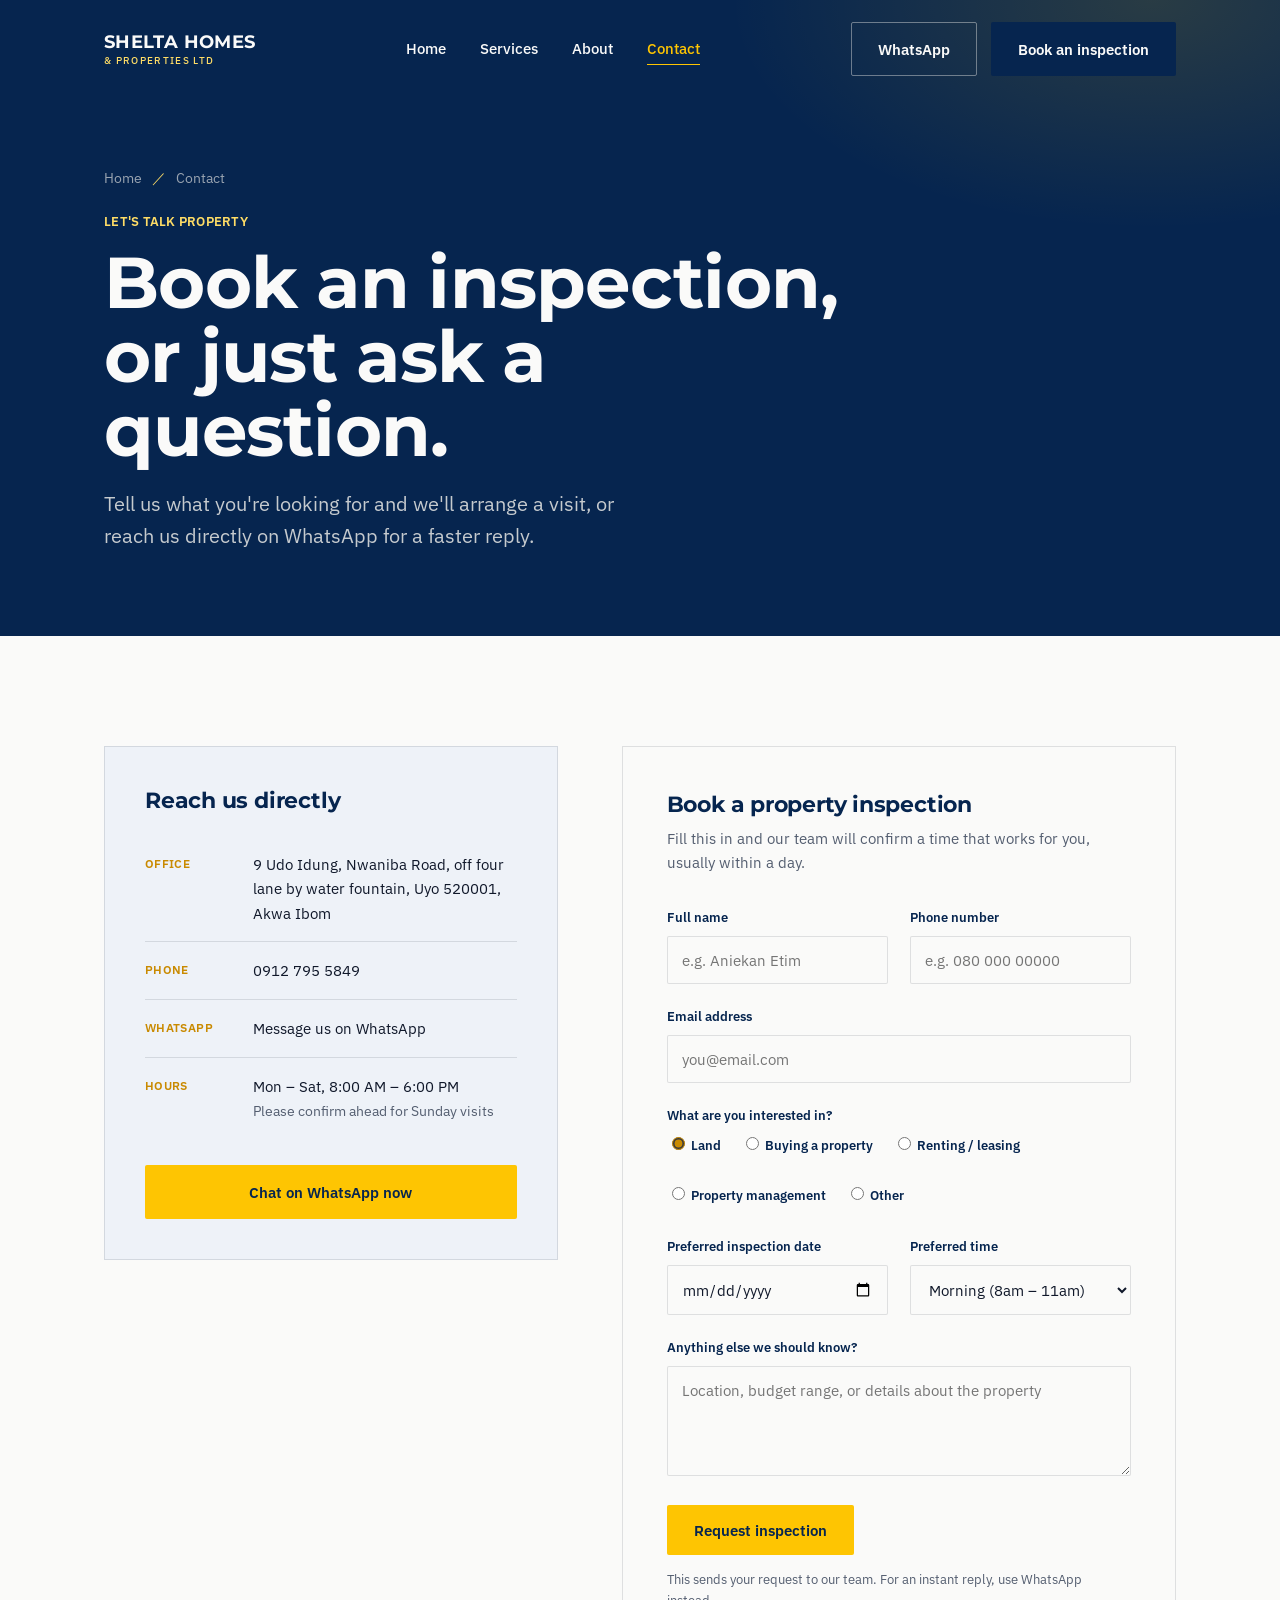
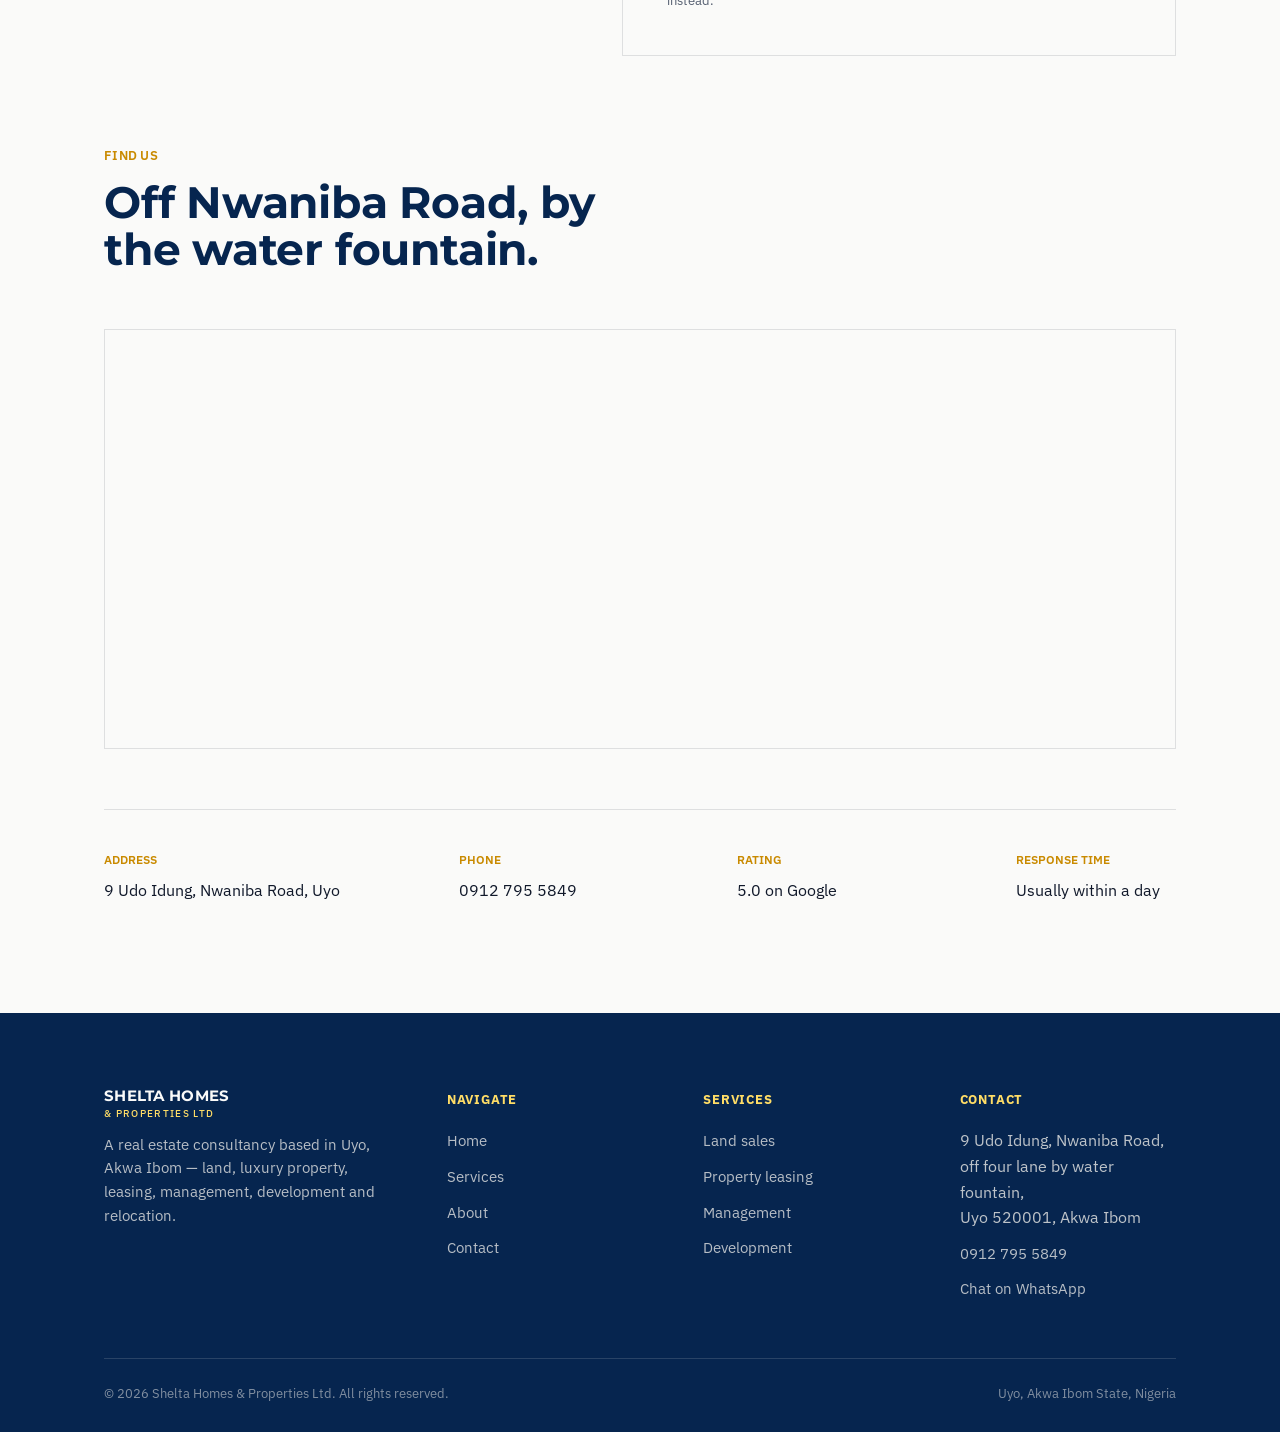
<file: contact.html>
<!DOCTYPE html>
<html lang="en">
<head>
<meta charset="UTF-8">
<meta name="viewport" content="width=device-width, initial-scale=1.0">
<title>Contact & Book an Inspection — Shelta Homes & Properties Ltd</title>
<meta name="description" content="Book a property inspection or reach Shelta Homes & Properties Ltd at 9 Udo Idung, Nwaniba Road, Uyo, Akwa Ibom.">
<link rel="stylesheet" href="style.css">
</head>
<body>

<header class="site-header">
  <div class="wrap">
    <a href="index.html" class="logo">Shelta Homes<small>&amp; PROPERTIES LTD</small></a>
    <nav class="nav-links" id="navLinks">
      <a href="index.html">Home</a>
      <a href="index.html#services">Services</a>
      <a href="about.html">About</a>
      <a href="contact.html" aria-current="page">Contact</a>
    </nav>
    <div class="nav-cta">
      <a class="btn btn-line" href="https://wa.me/2349127955849?text=Hello%20Shelta%20Homes%20and%20Properties.%20I%27m%20interested%20in%20your%20services" target="_blank" rel="noopener">WhatsApp</a>
      <a class="btn btn-dark" href="contact.html">Book an inspection</a>
      <button class="nav-toggle" id="navToggle" aria-label="Toggle menu" aria-expanded="false">
        <span></span><span></span><span></span>
      </button>
    </div>
  </div>
</header>

<section class="page-hero">
  <div class="wrap">
    <div class="crumb">Home <span>／</span> Contact</div>
    <p class="eyebrow" style="margin-top:22px;color:var(--gold-soft)">LET'S TALK PROPERTY</p>
    <h1>Book an inspection, or just ask a question.</h1>
    <p class="lede">Tell us what you're looking for and we'll arrange a visit, or reach us directly on WhatsApp for a faster reply.</p>
  </div>
</section>

<section>
  <div class="wrap">
    <div class="contact-grid">

      <div class="contact-info-card observe">
        <h3>Reach us directly</h3>
        <div class="info-row">
          <span class="label">OFFICE</span>
          <span class="value">9 Udo Idung, Nwaniba Road, off four lane by water fountain, Uyo 520001, Akwa Ibom</span>
        </div>
        <div class="info-row">
          <span class="label">PHONE</span>
          <span class="value"><a href="tel:+2349127955849">0912 795 5849</a></span>
        </div>
        <div class="info-row">
          <span class="label">WHATSAPP</span>
          <span class="value"><a href="https://wa.me/2349127955849?text=Hello%20Shelta%20Homes%20and%20Properties.%20I%27m%20interested%20in%20your%20services" target="_blank" rel="noopener">Message us on WhatsApp</a></span>
        </div>
        <div class="info-row">
          <span class="label">HOURS</span>
          <span class="value">Mon – Sat, 8:00 AM – 6:00 PM<br><span style="color:var(--ink-soft); font-size:0.85rem;">Please confirm ahead for Sunday visits</span></span>
        </div>
        <a class="btn btn-primary wa-btn" href="https://wa.me/2349127955849?text=Hello%20Shelta%20Homes%20and%20Properties.%20I%27m%20interested%20in%20your%20services" target="_blank" rel="noopener">Chat on WhatsApp now</a>
      </div>

      <div class="form-card observe">
        <h3>Book a property inspection</h3>
        <p>Fill this in and our team will confirm a time that works for you, usually within a day.</p>

        <form id="inspection-form">
          <div class="field-row">
            <div class="field">
              <label for="name">Full name</label>
              <input type="text" id="name" name="name" placeholder="e.g. Aniekan Etim" required>
            </div>
            <div class="field">
              <label for="phone">Phone number</label>
              <input type="tel" id="phone" name="phone" placeholder="e.g. 080 000 00000" required>
            </div>
          </div>

          <div class="field">
            <label for="email">Email address</label>
            <input type="email" id="email" name="email" placeholder="you@email.com">
          </div>

          <div class="field">
            <label>What are you interested in?</label>
            <div class="radio-group">
              <label class="radio-option"><input type="radio" name="interest" value="Land" checked> Land</label>
              <label class="radio-option"><input type="radio" name="interest" value="Buying a property"> Buying a property</label>
              <label class="radio-option"><input type="radio" name="interest" value="Renting or leasing"> Renting / leasing</label>
              <label class="radio-option"><input type="radio" name="interest" value="Property management"> Property management</label>
              <label class="radio-option"><input type="radio" name="interest" value="Other"> Other</label>
            </div>
          </div>

          <div class="field-row">
            <div class="field">
              <label for="date">Preferred inspection date</label>
              <input type="date" id="date" name="date">
            </div>
            <div class="field">
              <label for="time">Preferred time</label>
              <select id="time" name="time">
                <option>Morning (8am – 11am)</option>
                <option>Midday (11am – 2pm)</option>
                <option>Afternoon (2pm – 5pm)</option>
              </select>
            </div>
          </div>

          <div class="field">
            <label for="message">Anything else we should know?</label>
            <textarea id="message" name="message" placeholder="Location, budget range, or details about the property"></textarea>
          </div>

          <button type="submit" class="btn btn-primary">Request inspection</button>
          <p class="form-note">This sends your request to our team. For an instant reply, use WhatsApp instead.</p>
        </form>

        <div class="form-success" id="form-success">
          <div class="mark-circle">✓</div>
          <h3>Thank you, <span id="success-name">there</span>.</h3>
          <p style="color:var(--ink-soft); margin-top:10px;">Your inspection request has been noted. Our team will call or WhatsApp you shortly to confirm a time.</p>
          <a class="btn btn-ghost mt-lg" id="form-reset" href="#" style="display:inline-flex;">Submit another request</a>
        </div>
      </div>

    </div>

    <div class="map-wrap observe">
      <div class="section-head">
        <div>
          <p class="eyebrow">FIND US</p>
          <h2>Off Nwaniba Road, by the water fountain.</h2>
        </div>
      </div>
      <div class="map-frame">
        <iframe
          src="https://www.google.com/maps?q=9+Udo+Idung,+Nwaniba+Road,+Uyo,+Akwa+Ibom&output=embed"
          allowfullscreen loading="lazy" referrerpolicy="no-referrer-when-downgrade"
          title="Map to Shelta Homes & Properties Ltd, Uyo">
        </iframe>
      </div>
    </div>

    <div class="hours-strip observe">
      <div><div class="label">ADDRESS</div><div class="value">9 Udo Idung, Nwaniba Road, Uyo</div></div>
      <div><div class="label">PHONE</div><div class="value">0912 795 5849</div></div>
      <div><div class="label">RATING</div><div class="value">5.0 on Google</div></div>
      <div><div class="label">RESPONSE TIME</div><div class="value">Usually within a day</div></div>
    </div>
  </div>
</section>

<footer>
  <div class="wrap">
    <div class="footer-grid">
      <div class="footer-brand">
        <a href="index.html" class="logo">Shelta Homes<small>&amp; PROPERTIES LTD</small></a>
        <p>A real estate consultancy based in Uyo, Akwa Ibom — land, luxury property, leasing, management, development and relocation.</p>
      </div>
      <div>
        <h4>NAVIGATE</h4>
        <ul>
          <li><a href="index.html">Home</a></li>
          <li><a href="index.html#services">Services</a></li>
          <li><a href="about.html">About</a></li>
          <li><a href="contact.html">Contact</a></li>
        </ul>
      </div>
      <div>
        <h4>SERVICES</h4>
        <ul>
          <li><a href="index.html#services">Land sales</a></li>
          <li><a href="index.html#services">Property leasing</a></li>
          <li><a href="index.html#services">Management</a></li>
          <li><a href="index.html#services">Development</a></li>
        </ul>
      </div>
      <div>
        <h4>CONTACT</h4>
        <ul>
          <li>9 Udo Idung, Nwaniba Road,<br>off four lane by water fountain,<br>Uyo 520001, Akwa Ibom</li>
          <li><a href="tel:+2349127955849">0912 795 5849</a></li>
          <li><a href="https://wa.me/2349127955849" target="_blank" rel="noopener">Chat on WhatsApp</a></li>
        </ul>
      </div>
    </div>
    <div class="footer-bottom">
      <span>© 2026 Shelta Homes &amp; Properties Ltd. All rights reserved.</span>
      <span>Uyo, Akwa Ibom State, Nigeria</span>
    </div>
  </div>
</footer>

<script src="script.js"></script>
</body>
</html>
</file>
<file: style.css>
/* ==========================================================================
   Shelta Homes & Properties Ltd — shared stylesheet
   Design tokens
   ========================================================================== */

@import url('https://fonts.googleapis.com/css2?family=Montserrat:wght@500;600;700;800&family=IBM+Plex+Sans:wght@400;500;600;700&display=swap');

:root{
  /* colour — matched to the Shelta Homes & Properties logo (royal blue + gold-yellow) */
  --forest: #0B57C4;        /* brighter brand blue — hovers / secondary dark */
  --forest-deep: #06254F;   /* deep navy — headings, dark section backgrounds */
  --gold: #FEC502;          /* logo yellow — buttons, bright accents */
  --gold-soft: #FFDD66;     /* soft yellow — accent text on dark navy */
  --clay: #C98A00;          /* deep gold — secondary accent, larger blocks */
  --sand: #EEF2F8;          /* cool light blue-grey — alt section backgrounds */
  --paper: #FAFAF9;         /* near-white base background */
  --ink: #10182A;           /* dark navy-black text */
  --ink-soft: #545E70;      /* cool grey-blue secondary text */
  --line: rgba(16,24,42,0.12);
  --line-gold: rgba(254,197,2,0.55);

  /* type */
  --display: 'Montserrat', sans-serif;
  --body: 'IBM Plex Sans', sans-serif;

  /* layout */
  --max: 1200px;
  --gutter: clamp(20px, 5vw, 64px);
  --radius: 2px;

  /* motion */
  --ease: cubic-bezier(.22,.61,.36,1);
}

*, *::before, *::after{ box-sizing: border-box; }
html{ scroll-behavior: smooth; }
html, body{ overflow-x: hidden; max-width: 100%; }
@media (prefers-reduced-motion: reduce){
  html{ scroll-behavior: auto; }
  *, *::before, *::after{ animation-duration: 0.001ms !important; animation-iteration-count: 1 !important; transition-duration: 0.001ms !important; }
}

body{
  margin:0;
  background: var(--paper);
  color: var(--ink);
  font-family: var(--body);
  font-size: 16px;
  line-height: 1.6;
  -webkit-font-smoothing: antialiased;
}

img{ max-width:100%; display:block; }
a{ color: inherit; text-decoration:none; }
ul{ margin:0; padding:0; list-style:none; }
h1,h2,h3,h4{ margin:0; font-family: var(--display); font-weight:700; letter-spacing: -0.01em; color: var(--forest-deep); }
p{ margin:0; }

.wrap{
  max-width: var(--max);
  margin: 0 auto;
  padding-left: var(--gutter);
  padding-right: var(--gutter);
}

:focus-visible{
  outline: 2px solid var(--gold);
  outline-offset: 3px;
}

/* ---------- type scale ---------- */
.eyebrow{
  font-family: var(--body);
  font-size: 0.8rem;
  color: var(--clay);
  font-weight: 600;
  letter-spacing: 0.02em;
}
h1{ font-size: clamp(2.6rem, 5.6vw, 4.6rem); line-height: 1.03; letter-spacing: -0.01em; }
h2{ font-size: clamp(1.9rem, 3.4vw, 2.9rem); line-height: 1.08; letter-spacing: -0.005em; }
h3{ font-size: 1.35rem; line-height: 1.25; }
.lede{ font-size: clamp(1.05rem, 1.6vw, 1.25rem); color: var(--ink-soft); max-width: 46ch; }

/* ==========================================================================
   Survey-mark motif — corner pegs used around framed images
   ========================================================================== */
.peg-frame{ position:relative; }
.peg-frame svg.pegs{
  position:absolute; inset:0; width:100%; height:100%;
  pointer-events:none; overflow:visible;
}
.peg-frame svg.pegs path{
  fill:none; stroke: var(--gold); stroke-width: 2;
  stroke-dasharray: 60; stroke-dashoffset: 60;
  transition: stroke-dashoffset 1.1s var(--ease);
}
.peg-frame.in-view svg.pegs path{ stroke-dashoffset: 0; }

/* ==========================================================================
   Buttons
   ========================================================================== */
.btn{
  display:inline-flex; align-items:center; gap:10px;
  font-family: var(--body); font-weight:600; font-size: 0.95rem;
  padding: 14px 26px;
  border-radius: var(--radius);
  border: 1px solid transparent;
  cursor:pointer;
  transition: transform .35s var(--ease), background .3s ease, color .3s ease, border-color .3s ease;
  white-space: nowrap;
}
.btn:hover{ transform: translateY(-2px); }
.btn-primary{ background: var(--gold); color: var(--forest-deep); }
.btn-primary:hover{ background: var(--gold-soft); }
.btn-line{ background: transparent; color: var(--paper); border-color: rgba(251,248,242,0.4); }
.btn-line:hover{ border-color: var(--paper); }
.btn-dark{ background: var(--forest-deep); color: var(--paper); }
.btn-dark:hover{ background: var(--forest); }
.btn-ghost{ background: transparent; color: var(--forest-deep); border-color: var(--line); }
.btn-ghost:hover{ border-color: var(--forest-deep); }

@media (max-width: 480px){
  .btn{ white-space: normal; text-align:center; padding: 13px 20px; font-size: 0.9rem; }
}

/* ==========================================================================
   Nav
   ========================================================================== */
.site-header{
  position: fixed; top:0; left:0; right:0; z-index: 100;
  padding: 22px 0;
  transition: padding .4s var(--ease), background .4s ease, box-shadow .4s ease;
}
.site-header .wrap{ display:flex; align-items:center; justify-content:space-between; gap: 24px; }
.site-header.scrolled{
  padding: 12px 0;
  background: rgba(250,250,249,0.92);
  backdrop-filter: blur(10px);
  box-shadow: 0 1px 0 var(--line);
}
.logo{
  font-family: var(--display); font-size: 1.15rem; font-weight:700; text-transform: uppercase;
  color: var(--paper); display:flex; flex-direction:column; line-height:1.05;
  letter-spacing: 0.02em;
}
.logo small{ font-family: var(--body); font-weight:500; font-size: 0.6rem; letter-spacing: 0.14em; color: var(--gold-soft); margin-top:4px; }
.site-header.scrolled .logo{ color: var(--forest-deep); }
.site-header.scrolled .logo small{ color: var(--clay); }

.nav-links{ display:flex; gap: 34px; align-items:center;position:relative;z-index:150; }
.nav-links a{
  font-size: 0.92rem; font-weight:500; color: var(--paper);
  position: relative; padding: 4px 0;
}
.nav-links a::after{
  content:''; position:absolute; left:0; right:100%; bottom:0; height:1px;
  background: var(--gold); transition: right .35s var(--ease);
}
.nav-links a:hover::after, .nav-links a[aria-current="page"]::after{ right:0; }
.site-header.scrolled .nav-links a{ color: var(--ink); }
.nav-links a[aria-current="page"]{ color: var(--gold); }
.site-header.scrolled .nav-links a[aria-current="page"]{ color: var(--clay); }

.nav-cta{ display:flex; align-items:center; gap:14px; }
.nav-toggle{ display:none; }

@media (max-width: 880px){
  .nav-links{
    position: fixed; inset: 0 0 0 auto; width: min(78vw, 340px);
    background: var(--forest-deep); flex-direction:column; align-items:flex-start;
    padding: 100px 32px 40px; gap: 26px;
    transform: translateX(100%); transition: transform .5s var(--ease);
  }
  .nav-links.open{ transform: translateX(0);z-index:180 }
  .nav-links a{ color: var(--paper); font-size: 1.1rem; }
  .nav-toggle{
    display:flex; flex-direction:column; gap:5px; background:none; border:none; cursor:pointer;
    padding: 8px; z-index: 200;
  }
  .nav-toggle span{ width:22px; height:2px; background: var(--paper); transition: all .3s ease; }
  .site-header.scrolled .nav-toggle span{ background: var(--forest-deep); }
  .nav-toggle.open span:nth-child(1){ transform: translateY(7px) rotate(45deg); }
  .nav-toggle.open span:nth-child(2){ opacity:0; }
  .nav-toggle.open span:nth-child(3){ transform: translateY(-7px) rotate(-45deg); }
  .nav-cta .btn-line, .nav-cta .btn-dark{ display:none; }
}

@media (max-width: 480px){
  .site-header{ padding: 16px 0; }
  .site-header.scrolled{ padding: 10px 0; }
  .logo{ font-size: 0.98rem; }
  .nav-links{ width: 82vw; padding: 90px 24px 32px; }
}

/* ==========================================================================
   Hero
   ========================================================================== */
.hero{
  position: relative; background: var(--forest-deep); color: var(--paper);
  padding: 168px 0 96px; overflow:hidden;
}
.hero::before{
  content:''; position:absolute; inset:0;
  background:
    radial-gradient(60% 50% at 85% 10%, rgba(254,197,2,0.14), transparent 60%),
    radial-gradient(40% 40% at 0% 100%, rgba(11,87,196,0.30), transparent 60%);
  pointer-events:none;
}
.hero .wrap{
  position:relative; display:grid; grid-template-columns: 1.05fr 0.95fr; gap: 56px; align-items:center;
}
.hero-copy .eyebrow{ color: var(--gold-soft); }
.hero-copy h1{ color: var(--paper); margin-top: 18px; }
.hero-copy h1 em{ font-style:normal; font-weight:800; color: var(--gold-soft); }
.hero-copy .lede{ color: rgba(251,248,242,0.78); margin-top: 22px; }
.hero-actions{ display:flex; gap:16px; margin-top: 38px; flex-wrap:wrap; }
.hero-stats{ display:flex; gap: 40px; margin-top: 56px; flex-wrap:wrap; }
.hero-stats div strong{ display:block; font-family: var(--display); font-size: 1.6rem; color: var(--gold-soft); }
.hero-stats div span{ font-size: 0.82rem; color: rgba(251,248,242,0.65); }

.hero-media{ position:relative; }
.hero-media .frame{
  position:relative; border-radius: var(--radius); overflow:hidden;
  aspect-ratio: 4/5;
}
.hero-media .frame img{ width:100%; height:100%; object-fit:cover; filter: saturate(105%) contrast(1.02) brightness(0.97); }
.hero-media .frame::after{
  content:''; position:absolute; inset:0;
  background: linear-gradient(180deg, rgba(6,37,79,0.08), rgba(6,37,79,0.55));
  mix-blend-mode: multiply;
}
.hero-media .badge{
  position:absolute; left: -18px; bottom: -18px; background: var(--paper); color: var(--ink);
  padding: 18px 22px; max-width: 220px; box-shadow: 0 18px 40px rgba(0,0,0,0.28);
  animation: floatUp 6s ease-in-out infinite;
}
.hero-media .badge strong{ display:block; font-family: var(--display); color: var(--forest-deep); font-size:1.05rem; }
.hero-media .badge span{ font-size: 0.78rem; color: var(--ink-soft); }
@keyframes floatUp{ 0%,100%{ transform: translateY(0);} 50%{ transform: translateY(-8px);} }

@media (max-width: 940px){
  .hero .wrap{ grid-template-columns: 1fr; }
  .hero-media{ order:-1; }
  .hero-media .frame{ aspect-ratio: 16/11; }
}

@media (max-width: 600px){
  .hero{ padding: 128px 0 64px; }
  .hero-stats{ gap: 24px 32px; margin-top: 40px; }
  .hero-actions{ gap: 12px; }
  .hero-actions .btn{ flex: 1 1 auto; text-align:center; }
  .hero-media .badge{
    left: 12px; bottom: 12px; max-width: 168px; padding: 14px 16px;
  }
  .hero-media .badge strong{ font-size: 0.95rem; }
  .hero-media .badge span{ font-size: 0.72rem; }
}

/* hero load-in sequence (single orchestrated moment) */
.reveal-mask{ overflow:hidden; }
.reveal-mask > *{
  transform: translateY(110%);
  animation: revealUp 0.9s var(--ease) forwards;
}
@keyframes revealUp{ to{ transform: translateY(0); } }
.hero-media{ opacity:0; transform: scale(1.06); animation: heroImgIn 1.1s .25s var(--ease) forwards; }
@keyframes heroImgIn{ to{ opacity:1; transform: scale(1); } }
.hero-actions, .hero-stats{ opacity:0; animation: fadeIn .8s .6s var(--ease) forwards; }
@keyframes fadeIn{ to{ opacity:1; } }

/* ==========================================================================
   Marquee strip
   ========================================================================== */
.strip{ background: var(--sand); border-top:1px solid var(--line); border-bottom:1px solid var(--line); overflow:hidden; }
.strip .track{ display:flex; gap: 64px; padding: 18px 0; width: max-content; animation: marquee 32s linear infinite; }
.strip .track span{ font-family: var(--body); font-weight:600; font-size: 0.85rem; color: var(--ink-soft); display:flex; align-items:center; gap:10px; white-space:nowrap; }
.strip .track span::before{ content:''; width:6px; height:6px; background: var(--clay); display:inline-block; border-radius:50%; }
@keyframes marquee{ from{ transform: translateX(0);} to{ transform: translateX(-50%);} }
@media (max-width: 600px){
  .strip .track{ gap: 36px; padding: 14px 0; animation-duration: 22s; }
  .strip .track span{ font-size: 0.78rem; }
}

/* ==========================================================================
   Generic section rhythm
   ========================================================================== */
section{ padding: 110px 0; }
.section-head{ display:flex; justify-content:space-between; align-items:flex-end; gap: 40px; margin-bottom: 56px; flex-wrap:wrap; }
.section-head h2{ margin-top: 12px; max-width: 18ch; }
.section-head .tag-line{ max-width: 34ch; color: var(--ink-soft); }
.rule{ height:1px; background: var(--line); border:none; margin: 0; }
.rule-gold{ height:1px; background: var(--line-gold); border:none; }

@media (max-width: 768px){
  section{ padding: 76px 0; }
  .section-head{ margin-bottom: 40px; gap: 20px; }
}
@media (max-width: 480px){
  section{ padding: 60px 0; }
}

/* reveal-on-scroll (used sparingly, per-section not per-card) */
.observe{ opacity:0; transform: translateY(28px); transition: opacity .8s var(--ease), transform .8s var(--ease); }
.observe.in-view{ opacity:1; transform: translateY(0); }

/* ==========================================================================
   Services — editorial divided rows
   ========================================================================== */
.services{ background: var(--paper); }
.service-list{ border-top: 1px solid var(--line); }
.service-row{
  display:grid; grid-template-columns: 44px 1.2fr 1.6fr; gap: 28px; align-items:start;
  padding: 30px 0; border-bottom: 1px solid var(--line);
  transition: background .35s ease;
}
.service-row:hover{ background: rgba(254,197,2,0.08); }
.service-row .mark{ width:14px; height:14px; margin-top:6px; position:relative; }
.service-row .mark::before, .service-row .mark::after{ content:''; position:absolute; background: var(--clay); }
.service-row .mark::before{ width:14px; height:2px; top:6px; left:0; }
.service-row .mark::after{ width:2px; height:14px; top:0; left:6px; }
.service-row h3{ color: var(--forest-deep); }
.service-row p{ color: var(--ink-soft); font-size: 0.98rem; max-width: 52ch; }

@media (max-width: 700px){
  .service-row{
    grid-template-columns: 22px 1fr;
    column-gap: 16px; row-gap: 8px;
    padding: 22px 0;
  }
  .service-row h3{ font-size: 1.15rem; align-self:center; }
  .service-row p{ grid-column: 2 / -1; max-width: none; }
}

/* ==========================================================================
   Focus / land spotlight split
   ========================================================================== */
.spotlight{ background: var(--forest-deep); color: var(--paper); }
.spotlight .wrap{ display:grid; grid-template-columns: 0.95fr 1.05fr; gap: 64px; align-items:center; }
.spotlight img{ width:100%; height:100%; object-fit:cover; aspect-ratio: 5/4; filter: saturate(102%) contrast(1.02) brightness(0.94); }
.spotlight .eyebrow{ color: var(--gold-soft); }
.spotlight h2{ color: var(--paper); margin-top:14px; }
.spotlight p.lede{ color: rgba(251,248,242,0.78); margin-top: 18px; }
.spotlight ul{ margin-top: 28px; display:flex; flex-direction:column; gap:14px; }
.spotlight ul li{ display:flex; gap:12px; align-items:flex-start; color: rgba(251,248,242,0.85); font-size:0.98rem; }
.spotlight ul li::before{ content:''; width:7px; height:7px; margin-top:7px; background: var(--gold); flex-shrink:0; }
.spotlight .btn{ margin-top: 32px; }
@media (max-width: 900px){ .spotlight .wrap{ grid-template-columns: 1fr; } }

/* ==========================================================================
   Approach pillars
   ========================================================================== */
.approach{ background: var(--sand); }
.pillars{ display:grid; grid-template-columns: repeat(3, 1fr); gap: 1px; background: var(--line); border: 1px solid var(--line); margin-top: 8px; }
.pillar{ background: var(--paper); padding: 40px 32px; }
.pillar .eyebrow{ display:block; margin-bottom: 18px; }
.pillar h3{ margin-bottom: 12px; }
.pillar p{ color: var(--ink-soft); font-size: 0.96rem; }
@media (max-width: 820px){ .pillars{ grid-template-columns: 1fr; } }
@media (max-width: 480px){ .pillar{ padding: 28px 22px; } }

/* ==========================================================================
   Gallery
   ========================================================================== */
.gallery-grid{ display:grid; grid-template-columns: repeat(6, 1fr); grid-auto-rows: 130px; gap: 14px; margin-top: 10px; }
.gallery-grid img{ width:100%; height:100%; object-fit:cover; filter: saturate(103%) contrast(1.02) brightness(0.97); transition: transform .6s var(--ease); }
.gallery-grid a{ overflow:hidden; display:block; }
.gallery-grid a:hover img{ transform: scale(1.06); }
.g1{ grid-column: span 3; grid-row: span 3; }
.g2{ grid-column: span 3; grid-row: span 2; }
.g3{ grid-column: span 2; grid-row: span 2; }
.g4{ grid-column: span 2; grid-row: span 3; }
.g5{ grid-column: span 2; grid-row: span 2; }
@media (max-width: 820px){
  .gallery-grid{ grid-template-columns: repeat(2,1fr); grid-auto-rows: 160px; }
  .g1,.g2,.g3,.g4,.g5{ grid-column: span 1; grid-row: span 2; }
}
@media (max-width: 480px){
  .gallery-grid{ grid-template-columns: 1fr; grid-auto-rows: 220px; gap: 10px; }
  .g1,.g2,.g3,.g4,.g5{ grid-column: span 1; grid-row: span 1; }
}

/* ==========================================================================
   Trust / rating
   ========================================================================== */
.trust{ background: var(--paper); }
.trust .wrap{ display:grid; grid-template-columns: 0.9fr 1.1fr; gap: 56px; align-items:center; }
.rating-card{ border: 1px solid var(--line); padding: 40px; background: var(--sand); }
.rating-card .stars{ color: var(--gold); font-size: 1.4rem; letter-spacing: 4px; }
.rating-card .score{ font-family: var(--display); font-size: 3.2rem; color: var(--forest-deep); margin-top: 10px; }
.rating-card p{ color: var(--ink-soft); margin-top: 10px; font-size: 0.92rem; }
.trust-copy h2{ margin-top:12px; }
.trust-copy p.lede{ margin-top:16px; }
@media (max-width: 860px){ .trust .wrap{ grid-template-columns: 1fr; } }
@media (max-width: 480px){ .rating-card{ padding: 28px 24px; } }

/* ==========================================================================
   CTA band
   ========================================================================== */
.cta-band{ background: var(--clay); color: var(--paper); text-align:center; position:relative; overflow:hidden; }
.cta-band::before{
  content:''; position:absolute; inset:0;
  background: radial-gradient(50% 80% at 50% 0%, rgba(255,255,255,0.12), transparent 70%);
}
.cta-band .wrap{ position:relative; display:flex; flex-direction:column; align-items:center; gap: 26px; }
.cta-band h2{ color: var(--paper); max-width: 20ch; }
.cta-band .btn-primary{ background: var(--paper); color: var(--forest-deep); }
.cta-band .btn-primary:hover{ background: var(--sand); }
@media (max-width: 480px){
  .cta-band .wrap{ gap: 20px; }
  .cta-band .btn{ width: 100%; justify-content:center; }
}

/* ==========================================================================
   Footer
   ========================================================================== */
footer{ background: var(--forest-deep); color: rgba(251,248,242,0.75); padding: 76px 0 28px; }
.footer-grid{ display:grid; grid-template-columns: 1.4fr 1fr 1fr 1fr; gap: 40px; padding-bottom: 56px; border-bottom: 1px solid rgba(251,248,242,0.14); }
.footer-grid h4{ color: var(--gold-soft); font-family: var(--body); font-size: 0.82rem; letter-spacing: 0.06em; margin-bottom: 18px; }
.footer-grid p, .footer-grid a{ font-size: 0.92rem; color: rgba(251,248,242,0.72); }
.footer-grid ul{ display:flex; flex-direction:column; gap: 10px; }
.footer-grid ul a:hover{ color: var(--gold-soft); }
.footer-brand .logo{ color: var(--paper); }
.footer-brand p{ margin-top: 14px; max-width: 32ch; }
.footer-bottom{ display:flex; justify-content:space-between; padding-top: 24px; font-size: 0.82rem; color: rgba(251,248,242,0.5); flex-wrap:wrap; gap:12px; }
@media (max-width: 820px){ .footer-grid{ grid-template-columns: 1fr 1fr; } }
@media (max-width: 520px){
  footer{ padding: 56px 0 24px; }
  .footer-grid{ grid-template-columns: 1fr; gap: 32px; padding-bottom: 36px; }
  .footer-bottom{ flex-direction: column; gap: 8px; }
}

/* ==========================================================================
   Page header (About / Contact)
   ========================================================================== */
.page-hero{ background: var(--forest-deep); color: var(--paper); padding: 168px 0 84px; position:relative; overflow:hidden; }
.page-hero::before{ content:''; position:absolute; inset:0; background: radial-gradient(55% 60% at 90% 0%, rgba(254,197,2,0.14), transparent 60%); }
.page-hero .wrap{ position:relative; }
.page-hero h1{ color: var(--paper); margin-top: 14px; max-width: 16ch; }
.page-hero .lede{ color: rgba(251,248,242,0.78); margin-top: 20px; }
.crumb{ display:flex; gap:10px; align-items:center; font-size:0.85rem; color: rgba(251,248,242,0.6); }
.crumb span{ color: var(--gold-soft); }
@media (max-width: 600px){
  .page-hero{ padding: 128px 0 56px; }
}

/* ==========================================================================
   About page specifics
   ========================================================================== */
.story .wrap{ display:grid; grid-template-columns: 0.85fr 1.15fr; gap: 64px; }
.story-media{ position: sticky; top: 120px; align-self:start; }
.story-media img{ aspect-ratio: 3/4; object-fit:cover; width:100%; filter: saturate(103%) contrast(1.02) brightness(0.96); }
.story-copy p{ color: var(--ink-soft); margin-bottom: 20px; max-width: 62ch; }
.story-copy h2{ margin-bottom: 20px; }
@media (max-width: 900px){ .story .wrap{ grid-template-columns: 1fr; } .story-media{ position:static; } }

.values{ background: var(--sand); }
.value-list{ display:grid; grid-template-columns: repeat(2, 1fr); gap: 1px; background: var(--line); border:1px solid var(--line); margin-top: 8px; }
.value-item{ background: var(--paper); padding: 36px; }
.value-item h3{ margin-bottom: 10px; }
.value-item p{ color: var(--ink-soft); font-size: 0.95rem; }
@media (max-width: 700px){ .value-list{ grid-template-columns: 1fr; } }
@media (max-width: 480px){ .value-item{ padding: 26px 22px; } }

.coverage .wrap{ display:grid; grid-template-columns: 1fr 1fr; gap: 56px; align-items:center; }
.coverage-list{ display:flex; flex-direction:column; }
.coverage-list li{ display:flex; justify-content:space-between; padding: 18px 0; border-bottom:1px solid var(--line); font-size:0.98rem; }
.coverage-list li span:last-child{ color: var(--ink-soft); }
@media (max-width: 860px){ .coverage .wrap{ grid-template-columns: 1fr; } }
@media (max-width: 420px){
  .coverage-list li{ flex-direction: column; align-items:flex-start; gap: 4px; }
}

/* ==========================================================================
   Contact page specifics
   ========================================================================== */
.contact-grid{ display:grid; grid-template-columns: 0.9fr 1.1fr; gap: 64px; align-items:start; }
.contact-info-card{ border:1px solid var(--line); background: var(--sand); padding: 40px; position:sticky; top:120px; }
.contact-info-card h3{ margin-bottom: 22px; }
.info-row{ display:flex; gap:16px; padding: 16px 0; border-bottom:1px solid var(--line); }
.info-row:last-of-type{ border-bottom:none; }
.info-row .label{ font-size: 0.76rem; color: var(--clay); font-weight:600; letter-spacing:0.03em; width: 92px; flex-shrink:0; margin-top:2px; }
.info-row .value{ font-size: 0.96rem; color: var(--ink); }
.info-row a:hover{ color: var(--clay); }
.wa-btn{ margin-top: 26px; width:100%; justify-content:center; }
@media (max-width: 900px){ .contact-grid{ grid-template-columns: 1fr; } .contact-info-card{ position:static; } }
@media (max-width: 480px){
  .contact-info-card{ padding: 26px 22px; }
  .info-row{ flex-direction: column; gap: 4px; }
  .info-row .label{ width:auto; }
}

.form-card{ border: 1px solid var(--line); padding: 44px; background: var(--paper); }
.form-card h3{ margin-bottom: 8px; }
.form-card > p{ color: var(--ink-soft); margin-bottom: 32px; font-size: 0.96rem; }
.field-row{ display:grid; grid-template-columns: 1fr 1fr; gap: 22px; }
.field{ margin-bottom: 22px; }
.field label{ display:block; font-size: 0.82rem; font-weight:600; color: var(--forest-deep); margin-bottom: 8px; }
.field input, .field select, .field textarea{
  width:100%; border: 1px solid var(--line); background: var(--paper);
  padding: 13px 14px; font-family: var(--body); font-size: 0.96rem; color: var(--ink);
  border-radius: var(--radius); transition: border-color .25s ease;
}
.field input:focus, .field select:focus, .field textarea:focus{ border-color: var(--gold); outline:none; }
.field textarea{ resize: vertical; min-height: 110px; }
.radio-group{ display:flex; gap: 20px; flex-wrap:wrap; }
.radio-option{ display:flex; align-items:center; gap:8px; font-size:0.92rem; cursor:pointer; }
.radio-option input{ width:auto; accent-color: var(--clay); }
.form-note{ font-size: 0.82rem; color: var(--ink-soft); margin-top: 14px; }
.form-success{
  display:none; text-align:center; padding: 48px 20px;
}
.form-success.show{ display:block; }
.form-success .mark-circle{
  width:56px; height:56px; border-radius:50%; border: 2px solid var(--clay); margin: 0 auto 22px;
  display:flex; align-items:center; justify-content:center; color: var(--clay); font-size:1.5rem;
}
@media (max-width: 620px){ .field-row{ grid-template-columns: 1fr; } .form-card{ padding: 28px; } }
@media (max-width: 420px){ .form-card{ padding: 22px 18px; } }

.map-wrap{ margin-top: 90px; }
.map-frame{ border:1px solid var(--line); height: 420px; width:100%; }
.map-frame iframe{ width:100%; height:100%; border:0; filter: saturate(0.95) contrast(1.02); }
@media (max-width: 700px){
  .map-wrap{ margin-top: 56px; }
  .map-frame{ height: 300px; }
}

.hours-strip{ display:flex; justify-content:space-between; flex-wrap:wrap; gap: 24px; margin-top: 60px; padding-top: 40px; border-top:1px solid var(--line); }
.hours-strip div{ min-width: 160px; }
.hours-strip .label{ font-size:0.78rem; color: var(--clay); font-weight:600; margin-bottom:8px; }
.hours-strip .value{ font-size:1rem; }
@media (max-width: 480px){
  .hours-strip{ gap: 20px; margin-top: 40px; padding-top: 28px; }
  .hours-strip div{ min-width: 42%; }
}

/* utility */
.center-text{ text-align:center; }
.mt-lg{ margin-top: 56px; }
</file>
